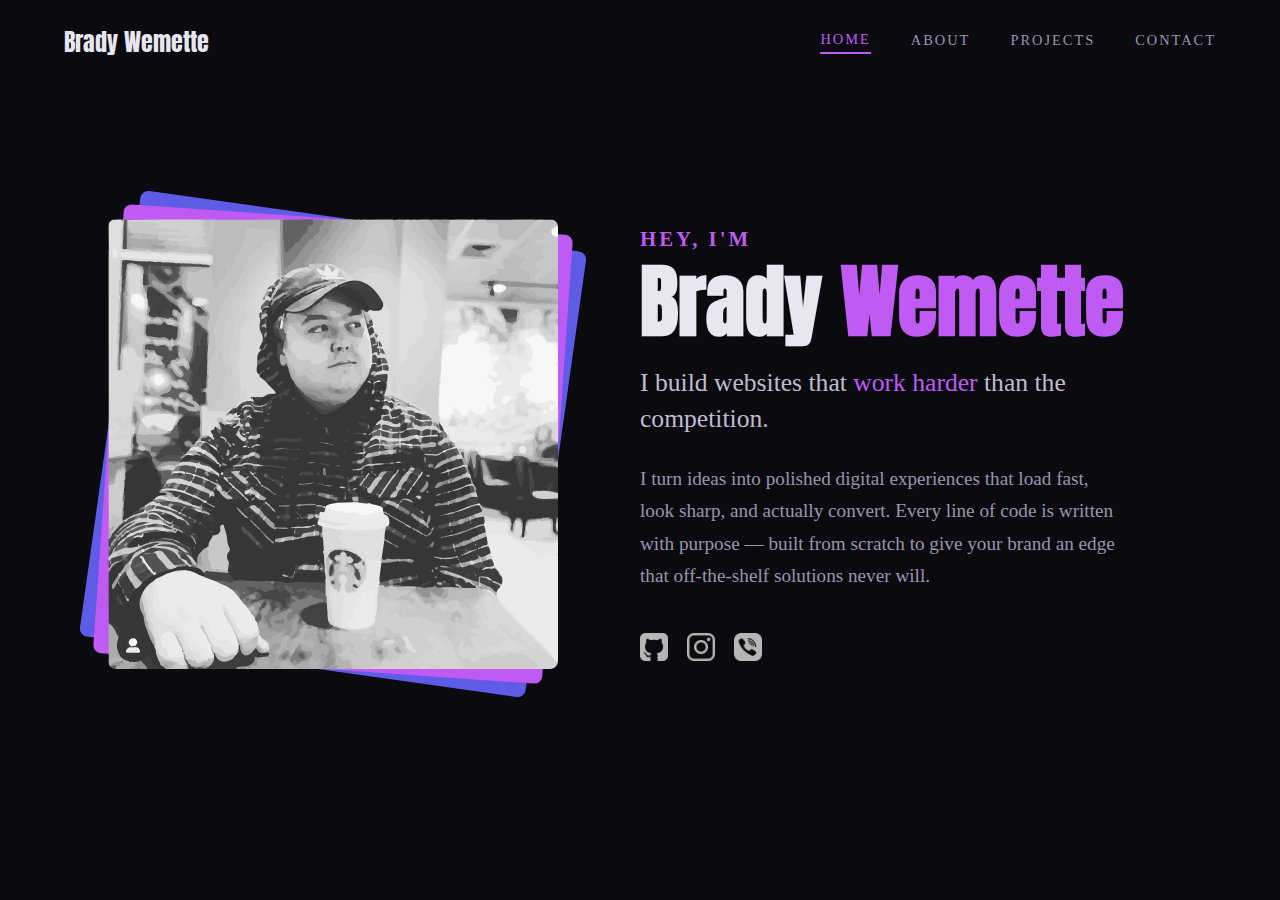
<file: index.html>
<!doctype html>
<html lang="en">
  <head>
    <meta charset="UTF-8" />
    <meta name="viewport" content="width=device-width, initial-scale=1.0" />
    <link rel="stylesheet" href="style/style.css" />
    <link rel="preconnect" href="https://fonts.googleapis.com" />
    <link rel="preconnect" href="https://fonts.gstatic.com" crossorigin />
    <link
      href="https://fonts.googleapis.com/css2?family=Anton&display=swap"
      rel="stylesheet"
    />
    <title>
      Brady Wemette | Professional, Efficient & Established Websites
    </title>
  </head>
  <body>
    <header>
      <nav class="navigation-bar" id="navigation-bar">
        <button id="logo" type="button" onclick="location.href='index.html'">Brady Wemette</button>
        <button id="hamburger" type="button" aria-label="Toggle menu">
          <span></span>
          <span></span>
          <span></span>
        </button>
        <div id="nav-container">
          <ul class="tabs">
            <li class="tab" id="active" onclick="location.href='index.html'">Home</li>
            <li class="tab" onclick="location.href='about.html'">About</li>
            <li class="tab" onclick="location.href='projects.html'">Projects</li>
            <li class="tab" onclick="location.href='contact.html'">Contact</li>
          </ul>
        </div>
      </nav>
    </header>
    <section class="main-container">
      <div class="cards">
        <div id="main-card">
          <img src="images/me.svg" alt="Brady Wemette" />
        </div>
        <div id="second-card"></div>
        <div id="third-card"></div>
      </div>
      <div class="main-content">
        <span class="greeting">Hey, I'm</span>
        <h1>Brady <span class="accent">Wemette</span></h1>
        <h2>
          I build websites that <span class="accent">work harder</span> than the
          competition.
        </h2>
        <p>
          I turn ideas into polished digital experiences that load fast, look
          sharp, and actually convert. Every line of code is written with
          purpose — built from scratch to give your brand an edge that
          off-the-shelf solutions never will.
        </p>
        <div id="icon-container">
          <div class="icon"><img src="images/github-logo.png" alt="" /></div>
          <div class="icon"><img src="images/instagram-logo.png" alt="" /></div>
          <div class="icon"><img src="images/phone-logo.png" alt="" /></div>
        </div>
      </div>
    </section>
    <script src="app.js"></script>
  </body>
</html>
</file>
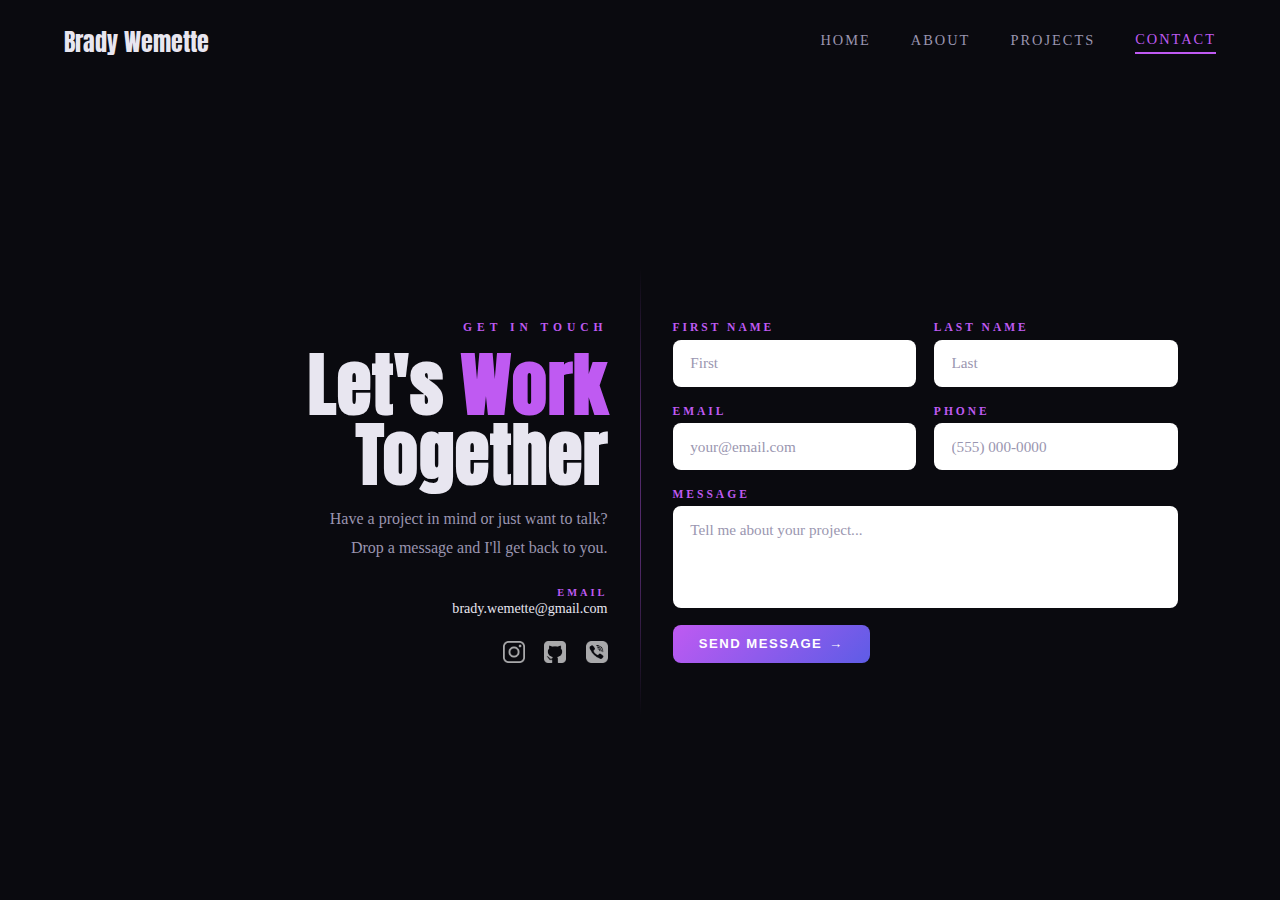
<file: contact.html>
<!doctype html>
<html lang="en">
  <head>
    <meta charset="UTF-8" />
    <meta name="viewport" content="width=device-width, initial-scale=1.0" />
    <link rel="stylesheet" href="style/style.css" />
    <link rel="stylesheet" href="style/contactstyle.css" />
    <link rel="preconnect" href="https://fonts.googleapis.com" />
    <link rel="preconnect" href="https://fonts.gstatic.com" crossorigin />
    <link
      href="https://fonts.googleapis.com/css2?family=Anton&display=swap"
      rel="stylesheet"
    />
    <title>Contact | Brady Wemette</title>
  </head>
  <body>
    <header>
      <nav class="navigation-bar" id="navigation-bar">
        <button id="logo" type="button" onclick="location.href='index.html'">Brady Wemette</button>
        <button id="hamburger" type="button" aria-label="Toggle menu">
          <span></span>
          <span></span>
          <span></span>
        </button>
        <div id="nav-container">
          <ul class="tabs">
            <li class="tab" onclick="location.href='index.html'">Home</li>
            <li class="tab" onclick="location.href='about.html'">About</li>
            <li class="tab" onclick="location.href='projects.html'">Projects</li>
            <li class="tab" id="active" onclick="location.href='contact.html'">Contact</li>
          </ul>
        </div>
      </nav>
    </header>

    <section class="contact-section">
      <div class="contact-left">
        <span class="eyebrow">Get In Touch</span>
        <h1>Let's <span class="accent">Work</span><br />Together</h1>
        <p class="contact-sub">
          Have a project in mind or just want to talk? Drop a message and I'll
          get back to you.
        </p>
        <div class="contact-links">
          <a href="mailto:brady.wemette@gmail.com" class="contact-link">
            <span class="contact-link-label">Email</span>
            <span class="contact-link-value">brady.wemette@gmail.com</span>
          </a>
        </div>
        <div class="contact-socials">
          <a href="https://instagram.com" target="_blank" class="social-icon">
            <img src="images/instagram-logo.png" alt="Instagram" />
          </a>
          <a href="https://github.com/bradywemette" target="_blank" class="social-icon">
            <img src="images/github-logo.png" alt="GitHub" />
          </a>
          <a href="tel:+1" class="social-icon">
            <img src="images/phone-logo.png" alt="Call" />
          </a>
        </div>
      </div>

      <div class="contact-divider" aria-hidden="true"></div>

      <form class="contact-form" action="#" method="POST">
        <div class="form-row">
          <div class="form-group">
            <label for="firstname">First Name</label>
            <input type="text" id="firstname" name="firstname" placeholder="First" required />
          </div>
          <div class="form-group">
            <label for="lastname">Last Name</label>
            <input type="text" id="lastname" name="lastname" placeholder="Last" required />
          </div>
        </div>
        <div class="form-row">
          <div class="form-group">
            <label for="email">Email</label>
            <input type="email" id="email" name="email" placeholder="your@email.com" required />
          </div>
          <div class="form-group">
            <label for="phone">Phone</label>
            <input type="tel" id="phone" name="phone" placeholder="(555) 000-0000" />
          </div>
        </div>
        <div class="form-group">
          <label for="message">Message</label>
          <textarea id="message" name="message" rows="4" placeholder="Tell me about your project..." required></textarea>
        </div>
        <button type="submit" class="submit-btn">
          Send Message <span class="cta-arrow">→</span>
        </button>
      </form>
    </section>

    <script src="app.js"></script>
  </body>
</html>
</file>
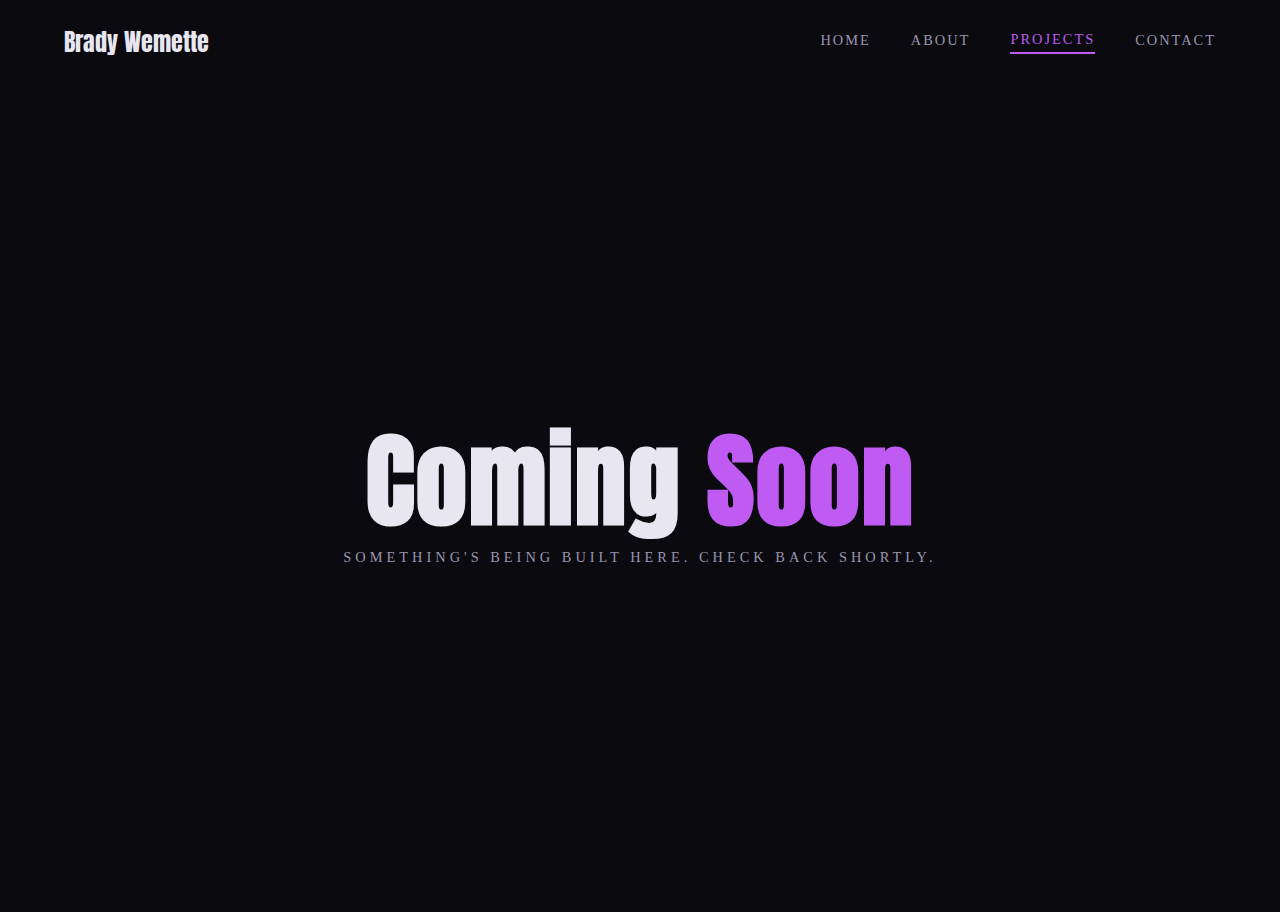
<file: projects.html>
<!doctype html>
<html lang="en">
  <head>
    <meta charset="UTF-8" />
    <meta name="viewport" content="width=device-width, initial-scale=1.0" />
    <link rel="stylesheet" href="style/style.css" />
    <link rel="stylesheet" href="style/projectstyle.css" />
    <link rel="preconnect" href="https://fonts.googleapis.com" />
    <link rel="preconnect" href="https://fonts.gstatic.com" crossorigin />
    <link
      href="https://fonts.googleapis.com/css2?family=Anton&display=swap"
      rel="stylesheet"
    />
    <title>Projects | Brady Wemette</title>
  </head>
  <body>
    <header>
      <nav class="navigation-bar" id="navigation-bar">
        <button id="logo" type="button" onclick="location.href='index.html'">Brady Wemette</button>
        <button id="hamburger" type="button" aria-label="Toggle menu">
          <span></span>
          <span></span>
          <span></span>
        </button>
        <div id="nav-container">
          <ul class="tabs">
            <li class="tab" onclick="location.href='index.html'">Home</li>
            <li class="tab" onclick="location.href='about.html'">About</li>
            <li class="tab" id="active" onclick="location.href='projects.html'">Projects</li>
            <li class="tab" onclick="location.href='contact.html'">Contact</li>
          </ul>
        </div>
      </nav>
    </header>

    <section class="coming-soon">
      <h1>Coming <span class="accent">Soon</span></h1>
      <p>Something's being built here. Check back shortly.</p>
    </section>

    <script src="app.js"></script>
  </body>
</html>
</file>
<file: style/style.css>
:root {
  --color-background: #0a0a0f;
  --color-text: #e8e6f0;
  --color-accent: #bf5af2;
  --color-primary: #5e5ce6;
  --color-sub: #1a1a2e;
  --color-secondary: #12121c;
  --font-family: Arial, Helvetica, sans-serif;
}

* {
  margin: 0;
}

.navigation-bar {
  display: flex;
  align-items: center;
  padding: 1.5em 4em;
}

#logo {
  border: none;
  background-color: transparent;
  font-family: "Anton", sans-serif;
  font-weight: 400;
  font-style: normal;
  font-size: 1.5rem;
  color: var(--color-text);
  padding: 0;
  cursor: pointer;
}

#nav-container {
  flex-grow: 1;
}

.tabs {
  display: flex;
  justify-content: end;
  gap: 2.5em;
  align-items: center;
}

.tab {
  list-style: none;
  font-size: 0.9rem;
  font-weight: 500;
  color: #9a95b0;
  font-style: normal;
  cursor: pointer;
  position: relative;
  transition: color 0.3s ease;
  text-transform: uppercase;
  letter-spacing: 2px;
  padding-bottom: 4px;
}

.tab::after {
  content: "";
  position: absolute;
  bottom: 0;
  left: 0;
  width: 100%;
  height: 2px;
  background-color: var(--color-accent);
  transform: scaleX(0);
  transform-origin: left;
  transition: transform 0.3s ease;
}

.tab:not(#active):hover::after {
  transform: scaleX(1);
  transform-origin: left;
}

.tab:not(:hover)::after {
  transform: scaleX(0);
  transform-origin: right;
}

.tab:hover {
  color: var(--color-accent);
}

#active {
  color: var(--color-accent);
  border-bottom: 2px var(--color-accent) solid;
}

body {
  background-color: var(--color-background);
}

.main-container {
  display: flex;
  align-items: center;
  height: 100%;
  padding: 15vh 10vh 10vh 10vh;
}

.cards {
  flex: 1;
  display: flex;
  flex-direction: column;
  align-items: center;
  justify-content: center;
}

.main-content {
  flex: 1;
  display: flex;
  flex-direction: column;
  justify-content: center;
  color: var(--color-text);
  padding: 0 4em;
}

.main-content .greeting {
  font-size: 1.3rem;
  text-transform: uppercase;
  letter-spacing: 3px;
  color: var(--color-accent);
  font-weight: bold;
  margin-bottom: 0.5em;
}

.main-content h1 {
  font-family: "Anton", sans-serif;
  font-size: 5rem;
  line-height: 1;
  margin-bottom: 0.3em;
}

.main-content h2 {
  font-size: 1.6rem;
  font-weight: 400;
  line-height: 1.4;
  margin-bottom: 1em;
  color: #c0bcd0;
}

.accent {
  color: var(--color-accent);
}

.main-content p {
  font-size: 1.2rem;
  line-height: 1.7;
  color: #9a95b0;
}

.cards {
  position: relative;
}

#main-card {
  width: 50vh;
  position: relative;
  z-index: 3;
  border-radius: 8px;
  overflow: hidden;
}

#main-card img {
  width: 100%;
  display: block;
}

#second-card {
  background-color: var(--color-accent);
  width: 50vh;
  height: 100%;
  position: absolute;
  top: 50%;
  left: 50%;
  z-index: 2;
  transform: translate(-50%, -50%) rotate(4deg);
  border-radius: 8px;
}

#third-card {
  background-color: var(--color-primary);
  width: 50vh;
  height: 100%;
  position: absolute;
  top: 50%;
  left: 50%;
  z-index: 1;
  transform: translate(-50%, -50%) rotate(8deg);
  border-radius: 8px;
}

#icon-container {
  display: flex;
  gap: 1.2em;
  margin-top: 2.5em;
}

.icon {
  height: 28px;
  opacity: 0.7;
  transition:
    opacity 0.3s ease,
    transform 0.3s ease;
  cursor: pointer;
}

.icon:hover {
  opacity: 1;
  transform: scale(1.15);
}

.icon img {
  height: 100%;
  width: auto;
}

#hamburger {
  display: none;
  flex-direction: column;
  gap: 5px;
  background: none;
  border: none;
  cursor: pointer;
  padding: 4px;
  z-index: 100;
}

#hamburger span {
  display: block;
  width: 24px;
  height: 2px;
  background-color: var(--color-text);
  border-radius: 2px;
  transition:
    transform 0.3s ease,
    opacity 0.3s ease;
}

#hamburger.open span:nth-child(1) {
  transform: translateY(7px) rotate(45deg);
}

#hamburger.open span:nth-child(2) {
  opacity: 0;
}

#hamburger.open span:nth-child(3) {
  transform: translateY(-7px) rotate(-45deg);
}

@media (max-width: 900px) {
  .main-container {
    flex-direction: column-reverse;
    padding: 6vh 5vw;
    gap: 3em;
  }

  .main-content {
    padding: 0;
    align-items: center;
    text-align: center;
  }

  #icon-container {
    justify-content: center;
  }

  .main-content h1 {
    font-size: 3.5rem;
  }

  .main-content h2 {
    font-size: 1.3rem;
  }

  #main-card,
  #second-card,
  #third-card {
    width: 40vh;
  }
}

@media (max-width: 600px) {
  .navigation-bar {
    padding: 1.2em 1.5em;
  }

  #hamburger {
    display: flex;
    margin-left: auto;
  }

  #nav-container {
    display: none;
    position: absolute;
    top: 100%;
    left: 0;
    right: 0;
    background-color: var(--color-secondary);
    padding: 1.5em 0;
    z-index: 99;
  }

  #nav-container.show {
    display: block;
  }

  .navigation-bar {
    position: relative;
    flex-wrap: wrap;
  }

  .tabs {
    flex-direction: column;
    align-items: center;
    gap: 1.5em;
  }

  .main-container {
    padding: 4vh 1.5em 6vh;
    gap: 3em;
  }

  .main-content {
    gap: 0.3em;
    padding: 0 1em;
  }

  .main-content .greeting {
    font-size: 0.9rem;
    letter-spacing: 2px;
    margin-bottom: 0.3em;
  }

  .main-content h1 {
    font-size: 2.5rem;
    margin-bottom: 0.4em;
  }

  .main-content h2 {
    font-size: 1.05rem;
    line-height: 1.5;
    margin-bottom: 0.8em;
  }

  .main-content p {
    font-size: 0.95rem;
    line-height: 1.8;
  }

  #icon-container {
    margin-top: 1.8em;
  }

  #main-card,
  #second-card,
  #third-card {
    width: 70vw;
    max-width: 300px;
  }
}
</file>
<file: style/contactstyle.css>
html,
body {
  overflow: hidden;
  height: 100%;
  display: flex;
  flex-direction: column;
}

.contact-section {
  flex: 1;
  display: grid;
  grid-template-columns: 1fr auto 1fr;
  align-items: center;
  padding: 0 8vw 0 8vw;
  gap: 2.5vw;
}

.contact-divider {
  width: 1px;
  height: 55%;
  background: linear-gradient(
    to bottom,
    transparent 0%,
    var(--color-accent) 35%,
    var(--color-accent) 65%,
    transparent 100%
  );
  opacity: 0.4;
  align-self: center;
}

.contact-left {
  display: flex;
  flex-direction: column;
  gap: 1em;
  align-items: flex-end;
  text-align: right;
}

.eyebrow {
  display: block;
  font-size: 0.72rem;
  text-transform: uppercase;
  letter-spacing: 5px;
  color: var(--color-accent);
  font-weight: bold;
}

.contact-left h1 {
  font-family: "Anton", sans-serif;
  font-size: clamp(3.2rem, 5.5vw, 6.5rem);
  line-height: 1;
  letter-spacing: 1px;
  color: var(--color-text);
}

.contact-sub {
  font-size: 1rem;
  line-height: 1.8;
  color: #9a95b0;
  max-width: 36ch;
}

.contact-links {
  margin-top: 0.5em;
  display: flex;
  flex-direction: column;
  gap: 0.6em;
}

.contact-link {
  display: flex;
  flex-direction: column;
  gap: 0.15em;
  text-decoration: none;
  transition: opacity 0.2s ease;
}

.contact-link:hover {
  opacity: 0.75;
}

.contact-link-label {
  font-size: 0.65rem;
  text-transform: uppercase;
  letter-spacing: 3px;
  color: var(--color-accent);
  font-weight: 700;
}

.contact-link-value {
  font-size: 0.88rem;
  color: var(--color-text);
}

.contact-socials {
  display: flex;
  gap: 1.2em;
  margin-top: 0.5em;
  justify-content: flex-end;
}

.social-icon {
  display: flex;
  align-items: center;
  justify-content: center;
  opacity: 0.65;
  transition: opacity 0.2s ease, transform 0.2s ease;
}

.social-icon:hover {
  opacity: 1;
  transform: translateY(-2px);
}

.social-icon img {
  height: 22px;
  width: auto;
}

.contact-form {
  display: flex;
  flex-direction: column;
  gap: 1.1em;
}

.form-row {
  display: grid;
  grid-template-columns: 1fr 1fr;
  gap: 1.1em;
}

.form-group {
  display: flex;
  flex-direction: column;
  gap: 0.4em;
}

.form-group label {
  font-size: 0.72rem;
  text-transform: uppercase;
  letter-spacing: 3px;
  color: var(--color-accent);
  font-weight: 700;
}

.form-group input,
.form-group textarea {
  background: #ffffff;
  border: 1px solid rgba(255, 255, 255, 0.15);
  border-radius: 8px;
  padding: 0.9em 1.1em;
  color: #0a0a0f;
  font-size: 0.95rem;
  font-family: inherit;
  resize: none;
  outline: none;
  transition: border-color 0.2s ease, box-shadow 0.2s ease;
}

.form-group input::placeholder,
.form-group textarea::placeholder {
  color: #9a96b0;
}

.form-group input:focus,
.form-group textarea:focus {
  border-color: var(--color-accent);
  box-shadow: 0 0 0 3px rgba(191, 90, 242, 0.15);
}

.submit-btn {
  align-self: flex-start;
  display: inline-flex;
  align-items: center;
  gap: 0.5em;
  padding: 0.85em 2em;
  background: linear-gradient(135deg, var(--color-accent), var(--color-primary));
  color: #fff;
  font-size: 0.82rem;
  font-weight: 700;
  text-transform: uppercase;
  letter-spacing: 1.5px;
  border: none;
  border-radius: 8px;
  cursor: pointer;
  transition:
    opacity 0.2s ease,
    transform 0.2s ease;
}

.submit-btn:hover {
  opacity: 0.88;
  transform: translateY(-2px);
}

.cta-arrow {
  transition: transform 0.2s ease;
}

.submit-btn:hover .cta-arrow {
  transform: translateX(4px);
}

@media (max-width: 900px) {
  html,
  body {
    overflow: auto;
    height: auto;
    display: block;
  }

  .contact-section {
    flex: none;
    grid-template-columns: 1fr;
    padding: 4em 8vw 5em;
    gap: 3em;
  }

  .contact-left {
    align-items: flex-start;
    text-align: left;
  }

  .contact-socials {
    justify-content: flex-start;
  }

  .contact-divider {
    display: none;
  }
}

@media (max-width: 600px) {
  .contact-section {
    padding: 3em 1.5em 4em;
  }

  .contact-left {
    align-items: flex-start;
    text-align: left;
  }

  .contact-socials {
    justify-content: flex-start;
  }

  .contact-left h1 {
    font-size: 2.8rem;
  }

  .form-row {
    grid-template-columns: 1fr;
  }
}
</file>
<file: style/projectstyle.css>
html,
body {
  overflow: hidden;
  height: 100%;
}

.coming-soon {
  display: flex;
  flex-direction: column;
  align-items: center;
  justify-content: center;
  height: calc(100vh - 72px);
  gap: 1em;
  color: var(--color-text);
  text-align: center;
}

.coming-soon h1 {
  font-family: "Anton", sans-serif;
  font-size: clamp(3rem, 8vw, 7rem);
  letter-spacing: 2px;
  line-height: 1;
}

.coming-soon p {
  font-size: 0.9rem;
  text-transform: uppercase;
  letter-spacing: 4px;
  color: #9a95b0;
}
</file>
